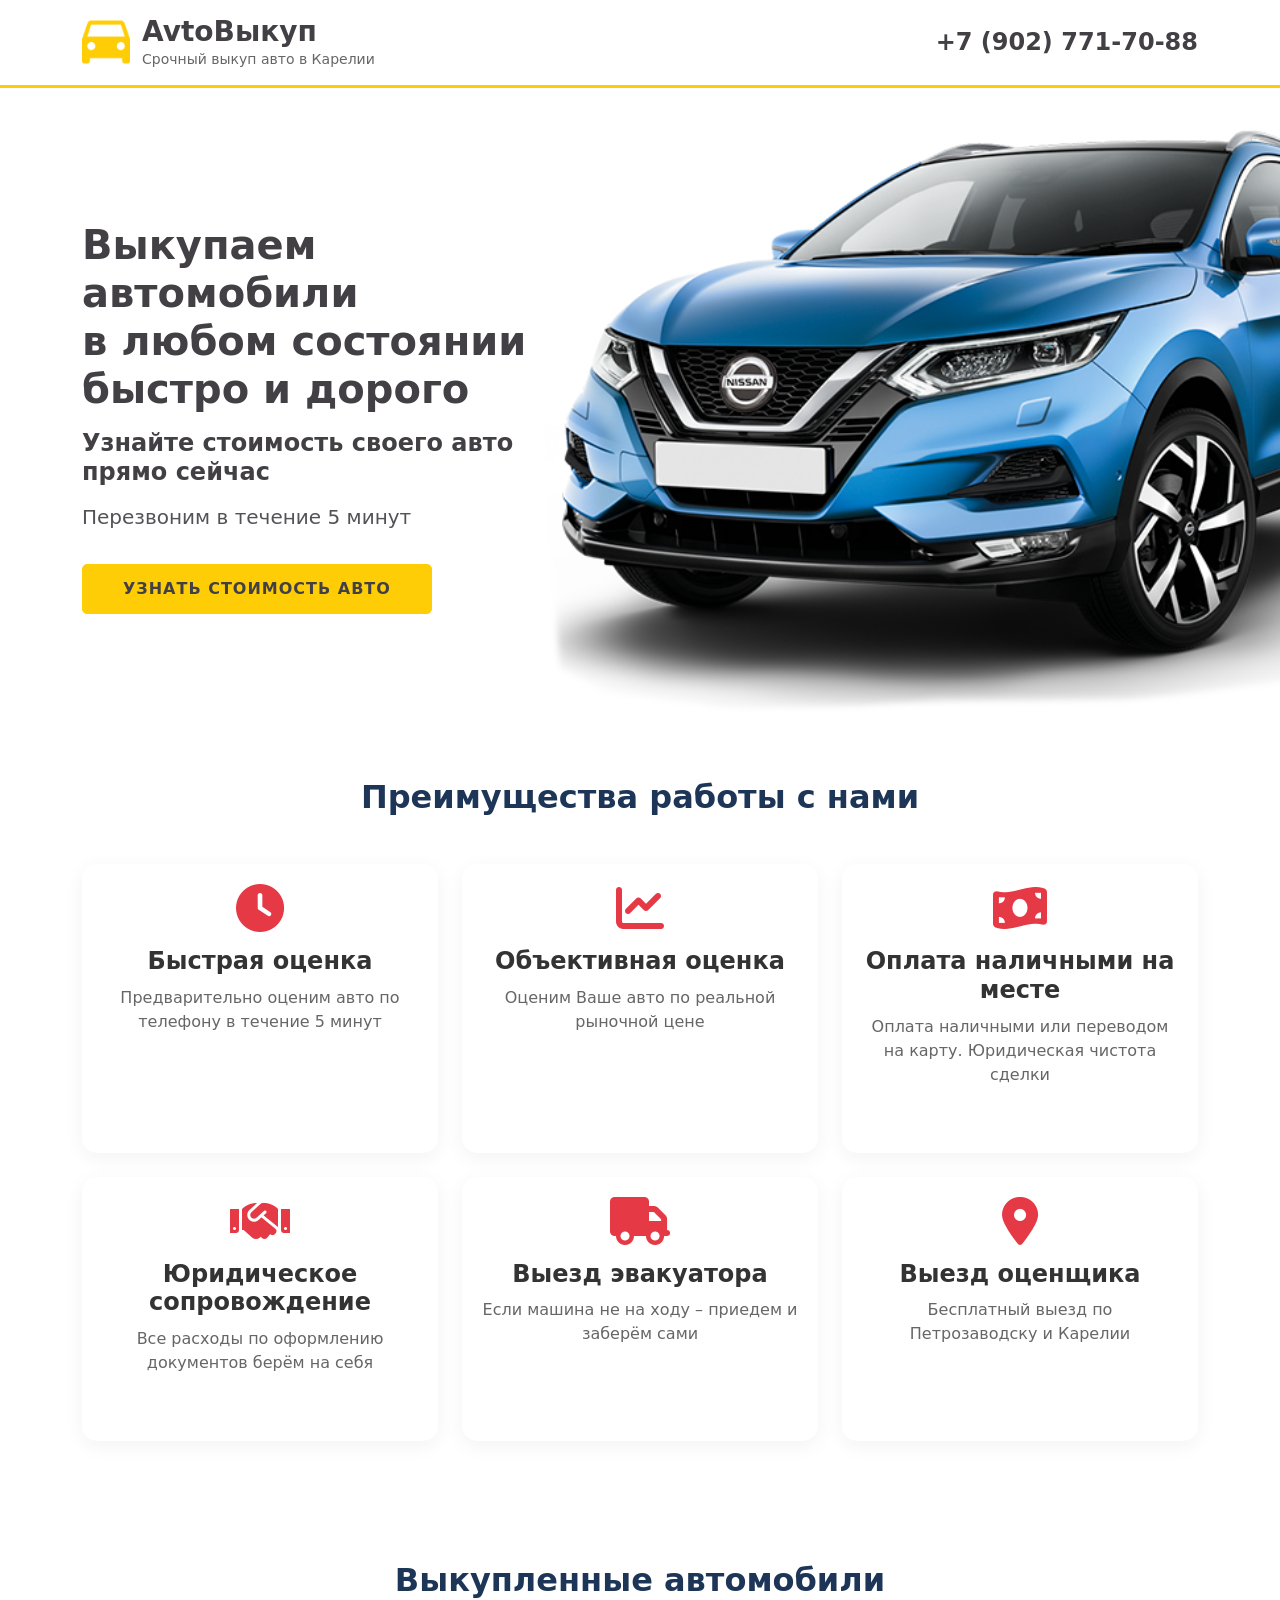
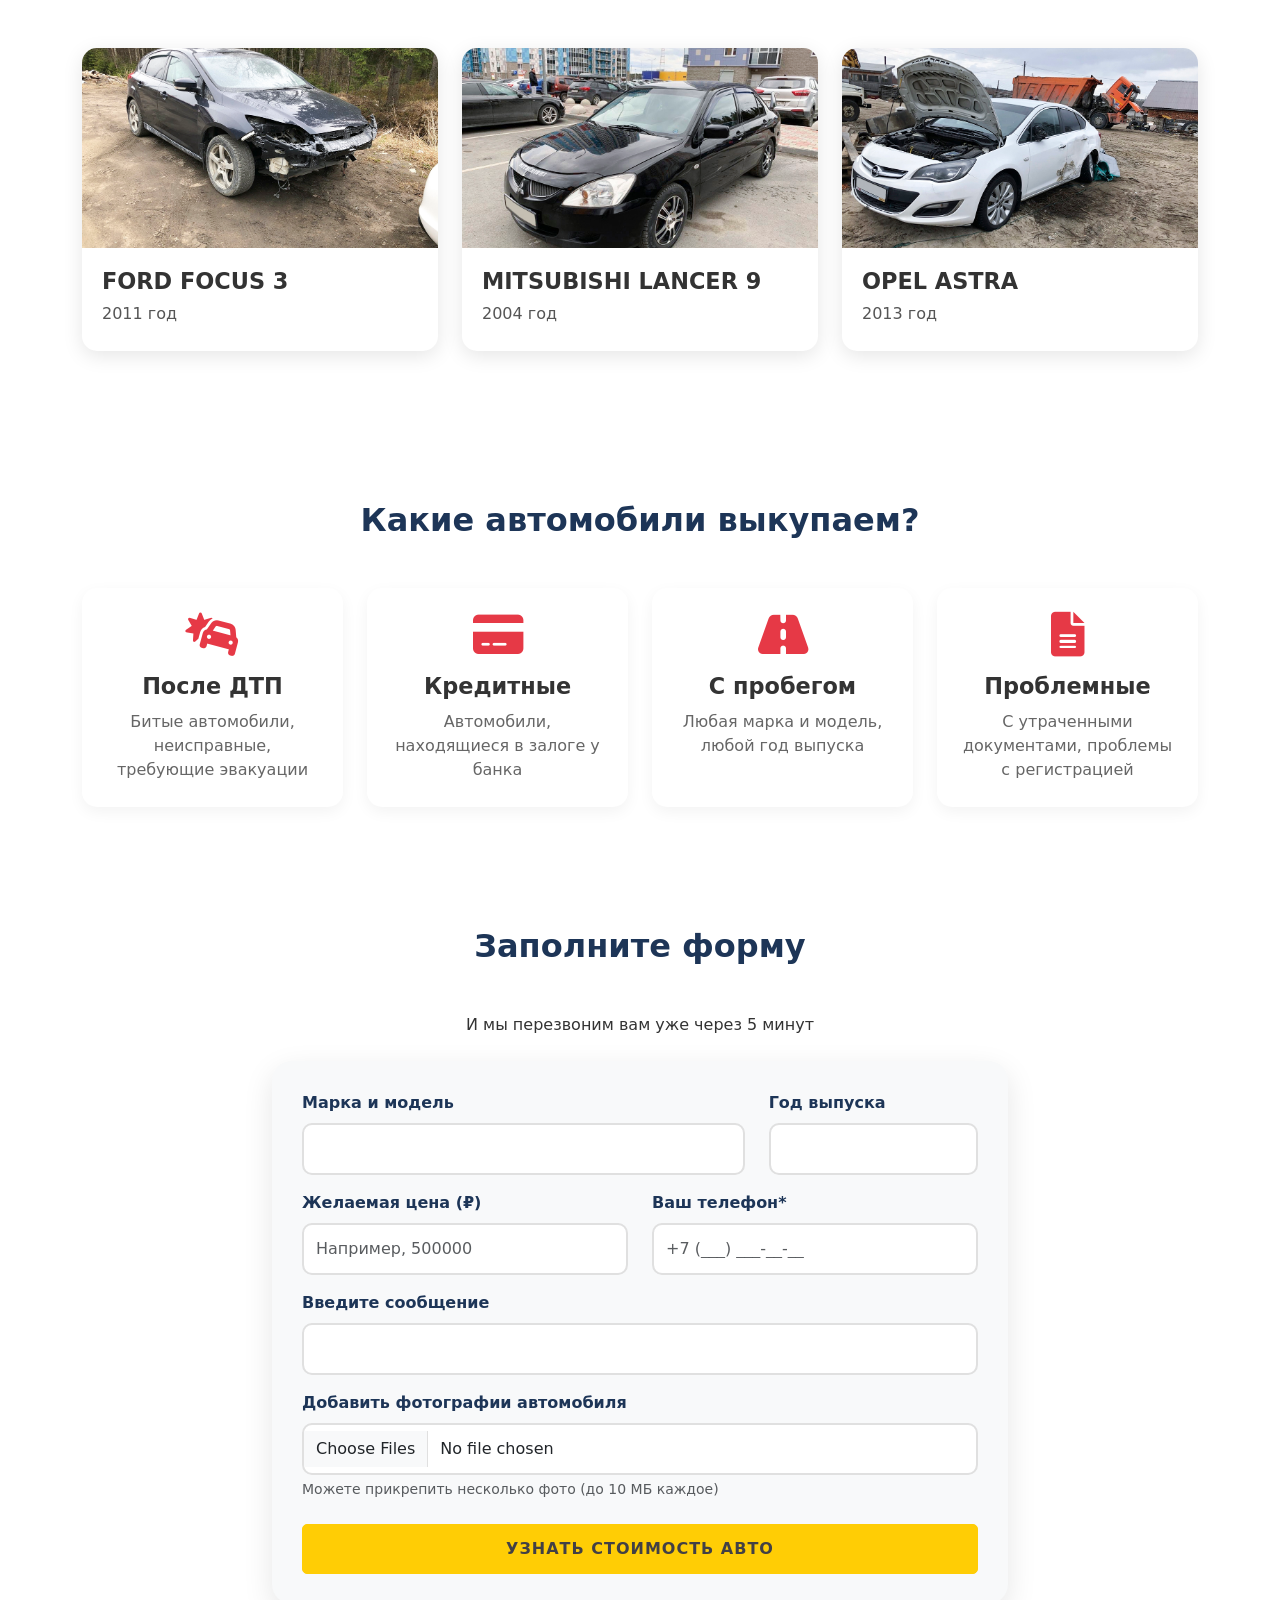
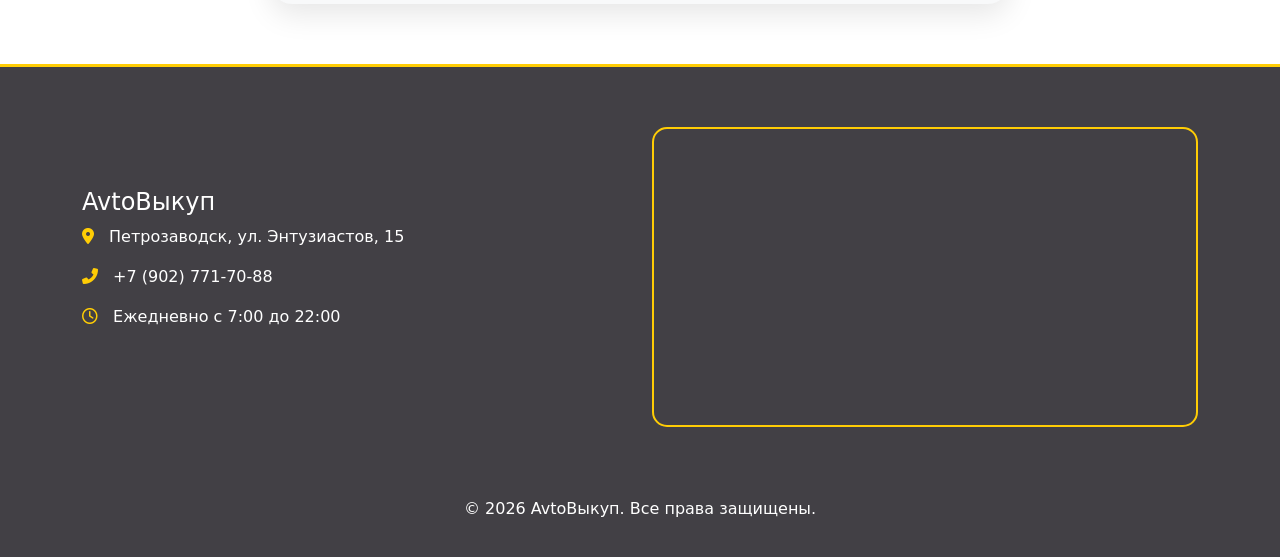
<file: site/index.html>
<!DOCTYPE html>
<html lang="ru">

<head>
	<meta charset="UTF-8">
	<meta name="viewport" content="width=device-width, initial-scale=1.0">
	<title>Выкуп авто в Петрозаводске – быстро и дорого</title>
	<!-- Bootstrap 5 CSS -->
	<link href="https://cdn.jsdelivr.net/npm/bootstrap@5.3.0/dist/css/bootstrap.min.css" rel="stylesheet">
	<!-- Font Awesome 6 -->
	<link rel="stylesheet" href="https://cdnjs.cloudflare.com/ajax/libs/font-awesome/6.0.0-beta3/css/all.min.css">
	<!-- Яндекс.Карты API (ключ вставьте свой) -->
	<script src="https://api-maps.yandex.ru/v3/?apikey=ВАШ_КЛЮЧ_API&lang=ru_RU"></script>
	<!-- Подключаем внешний CSS -->
	<link rel="stylesheet" href="static/css/style.css">
</head>

<body>

	<header class="site-header">
		<div class="container">
			<div class="row align-items-center">
				<div class="col-md-6">
					<div class="title-wrapper">
						<img src="images/icon.png" alt="AvtoВыкуп лого" class="header-icon">
						<div>
							<h1 class="site-title">AvtoВыкуп</h1>
							<p class="site-description">Срочный выкуп авто в Карелии</p>
						</div>
					</div>
				</div>
				<div class="col-md-6 text-md-end">
					<div class="contact-links">
						<a href="tel:+79027717088" class="phone-link">+7 (902) 771-70-88</a>
						<!-- Социальные сети удалены -->
					</div>
				</div>
			</div>
		</div>
	</header>

	<section class="hero">
		<div class="container h-100">
			<div class="row align-items-center h-100 gx-4">
				<!-- Левая колонка: на md – 6 колонок (50%), на lg и выше – 5 колонок (~41%) -->
				<div class="col-md-6 col-lg-5">
					<div class="hero-text">
						<h1>Выкупаем автомобили<br>в любом состоянии<br>быстро и дорого</h1>
						<h3><b>Узнайте стоимость своего авто<br>прямо сейчас</b></h3>
						<p>Перезвоним в течение 5 минут</p>
						<a href="#form" class="btn btn-custom">УЗНАТЬ СТОИМОСТЬ АВТО</a>
					</div>
				</div>

				<!-- Правая колонка: на md – 6 колонок, на lg – 7 колонок -->
				<div class="col-md-6 col-lg-7 px-md-0 h-100">
					<div class="hero-image-wrapper">
						<img src="images/hero-bg.png" alt="Автомобили" class="hero-image">
					</div>
				</div>
			</div>
		</div>
	</section>

	<section class="features">
		<div class="container">
			<h2 class="section-title">Преимущества работы с нами</h2>
			<div class="row g-4">
				<div class="col-md-4 col-sm-6">
					<div class="feature-item">
						<i class="fas fa-clock"></i>
						<h3>Быстрая оценка</h3>
						<p>Предварительно оценим авто по телефону в течение 5 минут</p>
					</div>
				</div>
				<div class="col-md-4 col-sm-6">
					<div class="feature-item">
						<i class="fas fa-chart-line"></i>
						<h3>Объективная оценка</h3>
						<p>Оценим Ваше авто по реальной рыночной цене</p>
					</div>
				</div>
				<div class="col-md-4 col-sm-6">
					<div class="feature-item">
						<i class="fas fa-money-bill-wave"></i>
						<h3>Оплата наличными на месте</h3>
						<p>Оплата наличными или переводом на карту. Юридическая чистота сделки</p>
					</div>
				</div>
				<div class="col-md-4 col-sm-6">
					<div class="feature-item">
						<i class="fas fa-handshake"></i>
						<h3>Юридическое сопровождение</h3>
						<p>Все расходы по оформлению документов берём на себя</p>
					</div>
				</div>
				<div class="col-md-4 col-sm-6">
					<div class="feature-item">
						<i class="fas fa-truck"></i>
						<h3>Выезд эвакуатора</h3>
						<p>Если машина не на ходу – приедем и заберём сами</p>
					</div>
				</div>
				<div class="col-md-4 col-sm-6">
					<div class="feature-item">
						<i class="fas fa-map-marker-alt"></i>
						<h3>Выезд оценщика</h3>
						<p>Бесплатный выезд по Петрозаводску и Карелии</p>
					</div>
				</div>
			</div>
		</div>
	</section>

	<section class="cars-gallery">
		<div class="container">
			<h2 class="section-title">Выкупленные автомобили</h2>
			<div class="row">
				<div class="col-md-4">
					<div class="car-card">
						<img src="images/3_focus.jpg" alt="Ford Focus 3">
						<div class="card-body">
							<h4>FORD FOCUS 3</h4>
							<p>2011 год</p>
						</div>
					</div>
				</div>
				<div class="col-md-4">
					<div class="car-card">
						<img src="images/1_lancer.jpg" alt="Mitsubishi Lancer 9">
						<div class="card-body">
							<h4>MITSUBISHI LANCER 9</h4>
							<p>2004 год</p>
						</div>
					</div>
				</div>
				<div class="col-md-4">
					<div class="car-card">
						<img src="images/2_astra.jpg" alt="Opel Astra">
						<div class="card-body">
							<h4>OPEL ASTRA</h4>
							<p>2013 год</p>
						</div>
					</div>
				</div>
			</div>
		</div>
	</section>

	<section class="categories">
		<div class="container">
			<h2 class="section-title">Какие автомобили выкупаем?</h2>
			<div class="row g-4">
				<div class="col-md-3 col-sm-6">
					<div class="category-item">
						<i class="fas fa-car-crash"></i>
						<h3>После ДТП</h3>
						<p>Битые автомобили, неисправные, требующие эвакуации</p>
					</div>
				</div>
				<div class="col-md-3 col-sm-6">
					<div class="category-item">
						<i class="fas fa-credit-card"></i>
						<h3>Кредитные</h3>
						<p>Автомобили, находящиеся в залоге у банка</p>
					</div>
				</div>
				<div class="col-md-3 col-sm-6">
					<div class="category-item">
						<i class="fas fa-road"></i>
						<h3>С пробегом</h3>
						<p>Любая марка и модель, любой год выпуска</p>
					</div>
				</div>
				<div class="col-md-3 col-sm-6">
					<div class="category-item">
						<i class="fas fa-file-alt"></i>
						<h3>Проблемные</h3>
						<p>С утраченными документами, проблемы с регистрацией</p>
					</div>
				</div>
			</div>
		</div>
	</section>

	<section class="form-section" id="form">
		<div class="container">
			<div class="row justify-content-center">
				<div class="col-lg-8">
					<h2 class="section-title">Заполните форму</h2>
					<p class="text-center mb-4">И мы перезвоним вам уже через 5 минут</p>
					<div class="form-card">
						<form id="carEvaluationForm" enctype="multipart/form-data">
							<div class="row">
								<div class="col-md-8 mb-3">
									<label for="brand" class="form-label">Марка и модель</label>
									<input type="text" class="form-control" id="brand" name="brand">
								</div>
								<div class="col-md-4 mb-3">
									<label for="year" class="form-label">Год выпуска</label>
									<input type="number" class="form-control" id="year" name="year" step="1">
								</div>
							</div>
							<div class="row">
								<div class="col-md-6 mb-3">
									<label for="price" class="form-label">Желаемая цена (₽)</label>
									<input type="number" class="form-control" id="price" name="price" placeholder="Например, 500000">
								</div>
								<div class="col-md-6 mb-3">
									<label for="phone" class="form-label">Ваш телефон*</label>
									<input type="tel" class="form-control" id="phone" name="phone" placeholder="+7 (___) ___-__-__"
										required>
								</div>
							</div>
							<div class="mb-3">
								<label for="message" class="form-label">Введите сообщение</label>
								<input class="form-control" type="text" id="message" name="message">
							</div>
							<div class="mb-4">
								<label for="photo" class="form-label">Добавить фотографии автомобиля</label>
								<input class="form-control" type="file" id="photo" name="photo" accept="image/*" multiple>
								<div class="form-text">Можете прикрепить несколько фото (до 10 МБ каждое)</div>
							</div>
							<button type="submit" class="btn btn-custom w-100">УЗНАТЬ СТОИМОСТЬ АВТО</button>
						</form>
					</div>
				</div>
			</div>
		</div>
	</section>

	<section class="contact-info">
		<div class="container">
			<div class="row align-items-center">
				<div class="col-md-6">
					<h4>AvtoВыкуп</h4>
					<p><i class="fas fa-map-marker-alt"></i> Петрозаводск, ул. Энтузиастов, 15</p>
					<p><i class="fas fa-phone-alt"></i> <a href="tel:+79027717088">+7 (902) 771-70-88</a></p>
					<p><i class="far fa-clock"></i> Ежедневно с 7:00 до 22:00</p>
					<!-- Социальные сети удалены -->
				</div>
				<div class="col-md-6">
					<div id="map">
						<!-- Вставка карты от Яндекс.Конструктора -->
						<script type="text/javascript" charset="utf-8" async
							src="https://api-maps.yandex.ru/services/constructor/1.0/js/?um=constructor%3Aefdfc93e883e0ebfb3cf38a412c7f30d8b654f76f16c71078dbb83134e61759b&amp;width=567&amp;height=439&amp;lang=ru_RU&amp;scroll=true"></script>
					</div>
				</div>
			</div>
		</div>
	</section>

	<footer>
		<div class="container">
			<p>&copy; 2026 AvtoВыкуп. Все права защищены.</p>
		</div>
	</footer>

	<!-- Bootstrap JS -->
	<script src="https://cdn.jsdelivr.net/npm/bootstrap@5.3.0/dist/js/bootstrap.bundle.min.js"></script>
	<!-- Подключаем внешний JS -->
	<script src="static/js/script.js"></script>

	<!-- Яндекс.Метрика (замените номер счётчика) -->
	<script type="text/javascript">
		(function (m, e, t, r, i, k, a) {
			m[i] = m[i] || function () {(m[i].a = m[i].a || []).push(arguments);};
			m[i].l = 1 * new Date();
			for (var j = 0; j < document.scripts.length; j++) {if (document.scripts[j].src === r) return;}
			k = e.createElement(t), a = e.getElementsByTagName(t)[0], k.async = 1, k.src = r, a.parentNode.insertBefore(k, a);
		})(window, document, "script", "https://mc.yandex.ru/metrika/tag.js", "ym");

		ym(61718425, "init", {
			clickmap: true,
			trackLinks: true,
			accurateTrackBounce: true,
			webvisor: true
		});
	</script>
	<noscript>
		<div><img src="https://mc.yandex.ru/watch/61718425" style="position:absolute; left:-9999px;" alt=""></div>
	</noscript>

</body>

</html>
</file>
<file: site/static/css/style.css>
body {
    font-family: 'Segoe UI', Roboto, system-ui, sans-serif;
    color: #333;
    background-color: #fff;
}

/* Шапка без фонового изображения, с линией */
.site-header {
    background: #ffffff;
    padding: 15px 0;
    margin: 0 0 30px 0;
    border-bottom: 3px solid #ffcd05;
    position: relative;
    z-index: 10;
}

.site-title {
    font-size: 28px;
    font-weight: 700;
    color: #424045;
    margin: 0;
    line-height: 1.2;
}

.site-description {
    font-size: 14px;
    color: #666;
    margin: 0;
}

.contact-label {
    font-size: 14px;
    color: #424045;
    margin-bottom: 5px;
}

.phone-link {
    font-size: 24px;
    font-weight: 600;
    color: #424045;
    text-decoration: none;
    transition: color 0.2s;
}

.phone-link:hover {
    color: #ffcd05;
}

/* Соцсети удалены, но стили остаются на случай, если они появятся */
.social-icons a {
    display: inline-block;
    width: 40px;
    height: 40px;
    background: transparent;
    color: #424045;
    border-radius: 50%;
    text-align: center;
    line-height: 40px;
    margin-left: 5px;
    transition: all 0.3s;
}

.social-icons a:hover {
    background: transparent;
    color: #ffcd05;
}

@media (max-width: 767px) {
    .site-header .col-md-6 {
        text-align: center;
        margin: 0 0 0 0;
    }
    .site-header .text-md-end {
        text-align: center !important;
        margin-top: 15px;
    }
    .contact-links {
        display: flex;
        flex-direction: column;
        align-items: center;
    }
    .phone-link {
        font-size: 20px;
        margin-bottom: 10px;
    }
    .social-icons {
        margin-left: 0 !important;
    }
}

/* Единый стиль для всех кнопок */
.btn-custom {
    background-color: #ffcd05;
    border-color: #ffcd05;
    color: #424045;
    padding: 12px 40px;
    font-weight: 600;
    text-transform: uppercase;
    letter-spacing: 1px;
    border-radius: 5px;
    transition: all 0.3s;
}

.btn-custom:hover {
    background-color: #dbb20e;
    border-color: #dbb20e;
    color: #fff;
}

/* Заголовки секций */
.section-title {
    font-size: 2rem;
    font-weight: 700;
    margin-bottom: 3rem;
    color: #1d3557;
    text-align: center;
}

/* Преимущества */
.features {
    padding: 60px 0;
    background: transparent;
}

.feature-item {
    text-align: center;
    margin-bottom: 30px;
    padding: 20px;
    background: white;
    border-radius: 15px;
    box-shadow: 0 5px 20px rgba(0,0,0,0.05);
    height: 100%;
    transition: transform 0.3s;
}

.feature-item:hover {
    transform: translateY(-5px);
}

.feature-item i {
    font-size: 3rem;
    color: #e63946;
    margin-bottom: 15px;
}

.feature-item h3 {
    font-size: 1.5rem;
    font-weight: 600;
    margin-bottom: 10px;
}

.feature-item p {
    color: #666;
}

/* Галерея авто */
.cars-gallery {
    padding: 60px 0;
    background: transparent;
}

.car-card {
    background: white;
    border-radius: 15px;
    overflow: hidden;
    box-shadow: 0 5px 20px rgba(0,0,0,0.1);
    margin-bottom: 30px;
    transition: transform 0.3s;
}

.car-card:hover {
    transform: scale(1.02);
}

.car-card img {
    width: 100%;
    height: 200px;
    object-fit: cover;
    background: #ddd;
}

.car-card .card-body {
    padding: 20px;
}

.car-card h4 {
    font-size: 1.4rem;
    font-weight: 600;
}

.car-card p {
    margin-bottom: 5px;
    color: #555;
}

.car-card .price {
    font-size: 1.3rem;
    font-weight: 700;
    color: #e63946;
    margin-top: 10px;
}

/* Категории */
.categories {
    background: transparent;
    padding: 60px 0;
}

.category-item {
    background: white;
    border-radius: 15px;
    padding: 25px;
    text-align: center;
    box-shadow: 0 5px 15px rgba(0,0,0,0.05);
    height: 100%;
    transition: transform 0.3s;
}

.category-item:hover {
    transform: translateY(-5px);
}

.category-item i {
    font-size: 2.8rem;
    color: #e63946;
    margin-bottom: 15px;
}

.category-item h3 {
    font-size: 1.4rem;
    font-weight: 600;
    margin-bottom: 10px;
}

.category-item p {
    color: #666;
    margin-bottom: 0;
}

/* Форма */
.form-section {
    padding: 60px 0;
    background: white;
}

.form-card {
    background: #f8f9fa;
    border-radius: 20px;
    padding: 30px;
    box-shadow: 0 10px 30px rgba(0,0,0,0.1);
}

.form-label {
    font-weight: 600;
    color: #1d3557;
}

.form-control,
.form-select {
    border: 2px solid #e0e0e0;
    border-radius: 10px;
    padding: 12px;
    transition: border 0.2s;
}

.form-control:focus,
.form-select:focus {
    border-color: #e63946;
    box-shadow: none;
}

/* Контакты */
.contact-info {
    background: #424045;
    color: #fff;
    padding: 40px 0;
    border-top: 3px solid #ffcd05;
}

.contact-info a {
    color: #fff;
    text-decoration: none;
    transition: color 0.2s;
}

.contact-info a:hover {
    color: #ffcd05;
}

.contact-info i {
    margin-right: 10px;
    color: #ffcd05;
}

#map {
    width: 100%;
    height: 300px;
    border-radius: 15px;
    border: 2px solid #ffcd05;
    overflow: hidden;
    margin-top: 20px;
}

#map iframe {
    width: 100% !important;
    height: 100% !important;
    border: 0;
    display: block;
}

/* Footer */
footer {
    background: #424045;
    color: #fff;
    padding: 30px 0 20px;
    text-align: center;
}

footer a {
    color: #fff;
    text-decoration: none;
    transition: color 0.2s;
}

footer a:hover {
    color: #ffcd05;
}

.header-icon {
		height: 48px;          /* регулируйте под свой логотип */
		width: auto;
		margin-right: 12px;
		transition: transform 0.2s ease;
}
.header-icon:hover {
		transform: scale(1.02);
}
.title-wrapper {
		display: flex;
		align-items: center;
		flex-wrap: wrap;
}
/* мелкий адаптив: на очень узких экранах иконка сверху */
@media (max-width: 576px) {
		.title-wrapper {
				flex-direction: column;
				align-items: flex-start;
				gap: 8px;
		}
		.header-icon {
				margin-right: 0;
				margin-bottom: 6px;
		}
}

/* ------------------------- */

/* Hero секция — высота 500px на десктопе */
.hero {
    background-color: #ffffff;
    color: #424045;
    height: 600px;           /* фиксированная высота */
    min-height: 500px;
    display: flex;
    align-items: center;
    overflow-x: clip;        /* скрываем горизонтальный скролл, но картинка вылетает */
}

.hero .container,
.hero .row {
    height: 100%;
}

/* Левая колонка с текстом */
.hero-text h1 {
    font-weight: 700;
    font-size: 2.5rem;
    margin-bottom: 1rem;
    margin-top: 0;           /* убираем лишний отступ */
}

.hero-text h3 {
    font-size: 1.5rem;
    margin: 1rem 0;
}

.hero-text p {
    font-size: 1.25rem;
    margin-bottom: 2rem;
    opacity: 0.9;
}

/* Правая колонка — обёртка картинки на всю высоту */
.hero .col-md-7 {
    height: 100%;
}

.hero-image-wrapper {
    position: relative;
    width: 100%;
    height: 100%;
    margin: 0;
    padding: 0;
    line-height: 0;
    overflow: visible;
}

/* Картинка: прижата к левому верхнему углу, занимает всю высоту, вылетает вправо */
.hero-image {
    display: block;
    margin: 0;
    position: relative;
    left: 0;
    top: 0;
    height: 100%;
    width: auto;
    max-width: none;
    object-fit: contain;      /* не обрезаем, картинка видна полностью */
    object-position: left top;
}

/* На десктопе (≥768px) картинка становится шире колонки и выходит за правый край окна */
@media (min-width: 768px) {
    .hero-image {
        min-width: 130%;      /* вылет за правую границу */
        width: auto;
    }
}

/* Мобильная версия: высота auto, картинка под текстом без вылета */
@media (max-width: 767px) {
    .hero {
        height: auto;
        min-height: auto;
    }
    .hero .container,
    .hero .row {
        height: auto;
    }
    .hero-text {
        text-align: center;
        margin-bottom: 2rem;
    }
    .hero-image {
        width: 100%;
        height: auto;
        min-width: auto;
        border-radius: 20px;
        object-fit: cover;
        max-height: 300px;
    }
    .hero .col-md-7 {
        height: auto;
    }
    .hero-image-wrapper {
        height: auto;
    }
}

/* Улучшение читаемости текста на экранах меньше 1200px */
@media (max-width: 1199px) {
    .hero-text h1 {
        font-size: 2rem;         /* был 2.5rem */
        margin-bottom: 0.75rem;
    }
    .hero-text h3 {
        font-size: 1.25rem;      /* был 1.5rem */
        margin: 0.75rem 0;
    }
    .hero-text p {
        font-size: 1rem;         /* был 1.25rem */
        margin-bottom: 1.5rem;
    }
    .btn-custom {
        padding: 10px 30px;      /* чуть меньше кнопка */
        font-size: 0.9rem;
    }
}

/* Для экранов от 768px до 991px (планшеты) – дополнительно уменьшаем отступы */
@media (max-width: 991px) {
    .hero {
        height: auto;
        min-height: 500px;       /* сохраняем минимальную высоту, но не фиксированную */
    }
    .hero-text {
        margin-top: 1rem;
        margin-bottom: 1rem;
    }
    .hero-text h1 {
        font-size: 1.8rem;
    }
    .hero-text h3 {
        font-size: 1.1rem;
    }
}

/* На маленьких экранах (до 767px) – как было, но корректируем шрифты для единообразия */
@media (max-width: 767px) {
    .hero {
        height: auto;
        min-height: auto;
    }
    .hero-text h1 {
        font-size: 1.8rem;
    }
    .hero-text h3 {
        font-size: 1.2rem;
    }
    .hero-text p {
        font-size: 1rem;
    }
}

/* Центрирование title-wrapper на мобильных, но сохраняем строку иконка+текст */
@media (max-width: 767px) {
    .title-wrapper {
        display: flex;
        flex-direction: row;
        align-items: center;
        justify-content: center;
        gap: 12px;
        text-align: left;
    }
    .title-wrapper .header-icon {
        margin-right: 0;
        margin-bottom: 0;
    }
}

@media (max-width: 576px) {
    .title-wrapper {
        gap: 8px;
        flex-wrap: wrap;     /* при очень малой ширине текст может уйти на новую строку */
        justify-content: center;
    }
}
</file>
